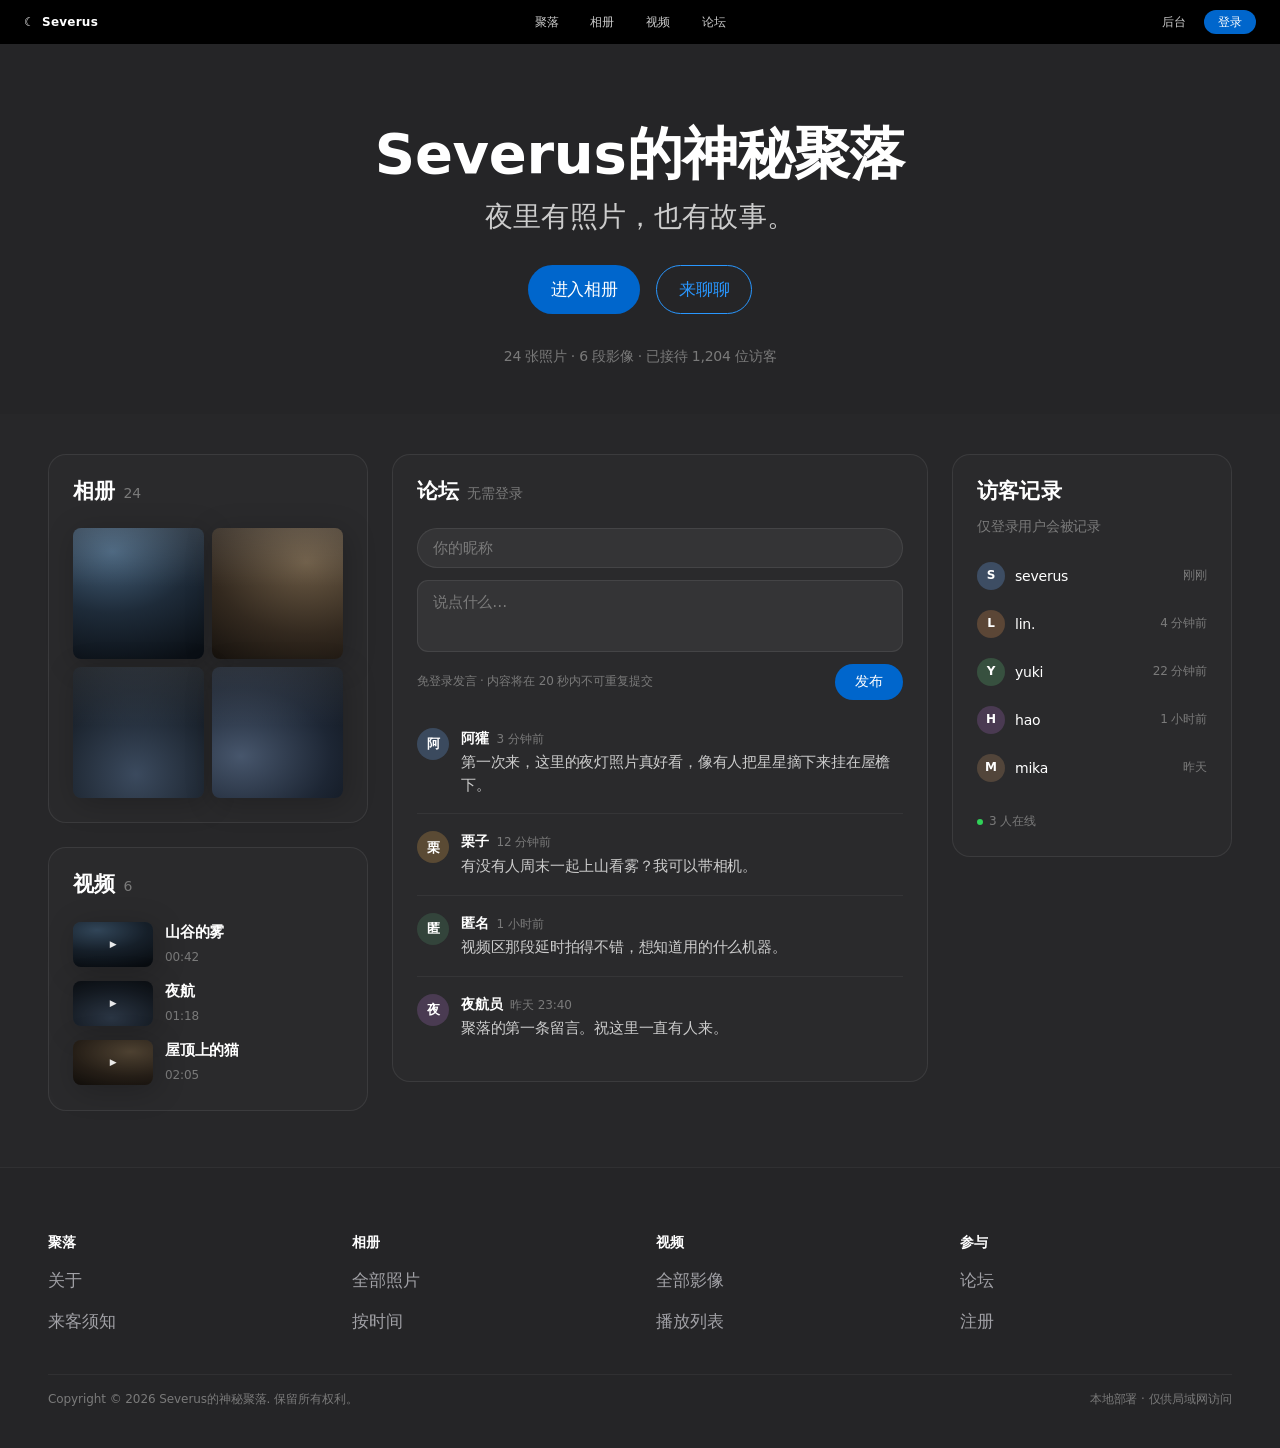
<file: design/mock-dark.html>
<!doctype html>
<html lang="zh-CN">
<head>
<meta charset="utf-8">
<meta name="viewport" content="width=device-width, initial-scale=1">
<title>Severus的神秘聚落 — 方向预览</title>
<style>
/* ============================================================
   Apple 设计规范 · 暗色变体「夜航的聚落」
   token 全部取自 awesome-design-md/design-md/apple/DESIGN.md
   ============================================================ */
:root{
  /* 交互色：暗底用 Sky Link Blue，规范指定 */
  --primary:        #0066cc;
  --primary-focus:  #0071e3;
  --primary-on-dark:#2997ff;

  /* 文字 */
  --on-dark:        #ffffff;
  --body-muted:     #cccccc;
  --muted-80:       #a1a1a6;
  --muted-48:       #7a7a7a;

  /* 表面：三档微差代替边框做分层 */
  --surface-black:  #000000;
  --tile-1:         #272729;
  --tile-2:         #2a2a2c;
  --tile-3:         #252527;

  /* 细线 */
  --hairline:       rgba(255,255,255,.08);
  --hairline-soft:  rgba(255,255,255,.05);

  /* 圆角 */
  --r-sm: 8px;  --r-md: 11px;  --r-lg: 18px;  --r-pill: 9999px;

  /* 间距 */
  --s-xxs:4px; --s-xs:8px; --s-sm:12px; --s-md:17px;
  --s-lg:24px; --s-xl:32px; --s-xxl:48px; --s-sec:80px;

  /* 全集唯一阴影：只给“搁在台面上的作品” */
  --product-shadow: rgba(0,0,0,.22) 3px 5px 30px 0;

  --font: -apple-system, "SF Pro Display", "SF Pro Text", system-ui,
          "Segoe UI Variable Display", "Segoe UI", "Microsoft YaHei",
          "PingFang SC", sans-serif;
}

*{box-sizing:border-box;margin:0;padding:0}
html{-webkit-font-smoothing:antialiased;-moz-osx-font-smoothing:grayscale}
body{
  font-family:var(--font);
  background:var(--tile-1);
  color:var(--on-dark);
  font-size:17px; line-height:1.47; letter-spacing:-.374px;
}

/* ---------------------------------------------------------- 全局导航 */
.gnav{
  height:44px;
  background:var(--surface-black);
  display:flex; align-items:center; justify-content:space-between;
  padding:0 var(--s-lg);
  font-size:12px; line-height:1; letter-spacing:-.12px; font-weight:400;
  position:sticky; top:0; z-index:100;
}
.gnav .mark{display:flex;align-items:center;gap:7px;color:#fff;letter-spacing:.02em}
.gnav .mark b{font-weight:600}
.gnav .links{display:flex;gap:32px;color:var(--body-muted)}
.gnav .links a{color:var(--body-muted);text-decoration:none;transition:color .2s}
.gnav .links a:hover{color:#fff}
.gnav .right{display:flex;align-items:center;gap:18px;color:var(--body-muted)}
.gnav .right a{color:var(--body-muted);text-decoration:none}
.gnav .right .pill{
  background:var(--primary); color:#fff; border-radius:var(--r-pill);
  padding:6px 14px; font-size:12px; letter-spacing:-.12px;
}

/* ---------------------------------------------------------- 首屏 */
.hero{
  background:var(--tile-3);
  padding:var(--s-sec) var(--s-xxl) 48px;
  text-align:center;
}
.hero h1{
  font-size:56px; font-weight:600; line-height:1.07; letter-spacing:-.28px;
  margin-bottom:var(--s-md);
}
.hero .lead{
  font-size:28px; font-weight:400; line-height:1.14; letter-spacing:.196px;
  color:var(--body-muted);
  margin-bottom:var(--s-xl);
}
.hero .cta{display:flex;gap:16px;justify-content:center;margin-bottom:var(--s-xl)}
.btn{
  display:inline-block; border-radius:var(--r-pill); padding:11px 22px;
  font-size:17px; line-height:1.47; letter-spacing:-.374px;
  text-decoration:none; cursor:pointer; border:1px solid transparent;
  transition:transform .12s ease, background .2s;
}
.btn:active{transform:scale(.95)}
.btn.solid{background:var(--primary);color:#fff}
.btn.ghost{
  background:transparent; color:var(--primary-on-dark);
  border-color:var(--primary-on-dark);
}
.hero .stats{
  font-size:14px; line-height:1.43; letter-spacing:-.224px;
  color:var(--muted-48);
}

/* ---------------------------------------------------------- 展厅三栏 */
.hall{
  display:grid;
  grid-template-columns:320px minmax(0,1fr) 280px;
  gap:var(--s-lg);
  padding:40px var(--s-xxl) 56px;
  align-items:start;
}
.col-left{display:flex;flex-direction:column;gap:var(--s-lg)}

.card{
  background:var(--tile-2);
  border:1px solid var(--hairline);
  border-radius:var(--r-lg);
  padding:var(--s-lg);
}
.card > h2{
  font-size:21px; font-weight:600; line-height:1.19; letter-spacing:.231px;
  display:flex; align-items:baseline; gap:8px;
  margin-bottom:var(--s-lg);
}
.card > h2 .count{
  font-size:14px; font-weight:400; letter-spacing:-.224px;
  color:var(--muted-48);
}
.card .sub{
  font-size:14px; line-height:1.43; letter-spacing:-.224px;
  color:var(--muted-48); margin-top:-12px; margin-bottom:var(--s-md);
}

/* 相册网格 */
.grid{display:grid;grid-template-columns:1fr 1fr;gap:var(--s-xs)}
.ph{
  aspect-ratio:1/1; border-radius:var(--r-sm);
  box-shadow:var(--product-shadow);
  position:relative; overflow:hidden;
}
.ph::after{
  content:""; position:absolute; inset:0;
  background:linear-gradient(180deg, rgba(255,255,255,.10), transparent 45%);
}
.ph.a{background:radial-gradient(120% 90% at 30% 18%, #44607a 0%, #1e2b39 52%, #0b1016 100%)}
.ph.b{background:radial-gradient(130% 100% at 72% 26%, #6b5a44 0%, #33291f 55%, #100d0a 100%)}
.ph.c{background:radial-gradient(110% 110% at 48% 82%, #3b4a5e 0%, #1a222c 58%, #080b0f 100%)}
.ph.d{background:radial-gradient(125% 95% at 22% 68%, #47566c 0%, #1d2634 55%, #090d13 100%)}

/* 视频列表 */
.vlist{list-style:none;display:flex;flex-direction:column;gap:var(--s-sm)}
.vrow{display:flex;gap:var(--s-sm);align-items:center;cursor:pointer}
.vrow .poster{
  width:80px;height:45px;flex:none;border-radius:var(--r-sm);
  box-shadow:var(--product-shadow);position:relative;overflow:hidden;
}
.vrow .poster::after{
  content:"▶"; position:absolute; inset:0;
  display:flex;align-items:center;justify-content:center;
  font-size:9px;color:rgba(255,255,255,.9);
  background:rgba(0,0,0,.28);
}
.vrow .meta{min-width:0}
.vrow .meta strong{
  display:block;font-size:15px;font-weight:600;letter-spacing:-.2px;
  white-space:nowrap;overflow:hidden;text-overflow:ellipsis;
}
.vrow .meta span{
  font-size:12px;line-height:1;letter-spacing:-.12px;color:var(--muted-48);
}

/* 论坛 */
.forum .composer{display:flex;flex-direction:column;gap:var(--s-sm);margin-bottom:var(--s-lg)}
.composer input,.composer textarea{
  font-family:var(--font); font-size:15px; color:#fff;
  background:rgba(255,255,255,.05);
  border:1px solid var(--hairline); border-radius:var(--r-md);
  padding:11px 15px; outline:none; width:100%;
}
.composer input{border-radius:var(--r-pill);height:40px}
.composer textarea{resize:none;height:72px;line-height:1.45;letter-spacing:-.2px}
.composer input::placeholder,.composer textarea::placeholder{color:var(--muted-48)}
.composer input:focus,.composer textarea:focus{border-color:var(--primary-focus)}
.composer .row{display:flex;align-items:center;justify-content:space-between}
.composer .hint{font-size:12px;letter-spacing:-.12px;color:var(--muted-48)}
.composer .send{
  background:var(--primary);color:#fff;border:0;border-radius:var(--r-pill);
  padding:9px 20px;font-family:var(--font);font-size:14px;letter-spacing:-.224px;
  cursor:pointer;transition:transform .12s;
}
.composer .send:active{transform:scale(.95)}

.posts{list-style:none;display:flex;flex-direction:column}
.post{
  display:flex;gap:12px;padding:var(--s-md) 0;
  border-top:1px solid var(--hairline-soft);
}
.post:first-child{border-top:0;padding-top:4px}
.avatar{
  width:32px;height:32px;flex:none;border-radius:var(--r-pill);
  display:flex;align-items:center;justify-content:center;
  font-size:13px;font-weight:600;color:#fff;letter-spacing:0;
}
.post .who{display:flex;align-items:baseline;gap:8px;margin-bottom:3px}
.post .who strong{font-size:14px;font-weight:600;letter-spacing:-.224px}
.post .who span{font-size:12px;letter-spacing:-.12px;color:var(--muted-48)}
.post p{font-size:15px;line-height:1.5;letter-spacing:-.2px;color:var(--body-muted)}

/* 访客记录 */
.visitors .list{list-style:none;display:flex;flex-direction:column;gap:2px}
.guest{display:flex;align-items:center;gap:10px;padding:9px 0}
.guest .avatar{width:28px;height:28px;font-size:12px}
.guest .name{
  flex:1;min-width:0;font-size:14px;font-weight:400;letter-spacing:-.224px;
  white-space:nowrap;overflow:hidden;text-overflow:ellipsis;
}
.guest .when{font-size:12px;letter-spacing:-.12px;color:var(--muted-48);flex:none}
.online{
  display:inline-flex;align-items:center;gap:6px;
  font-size:12px;letter-spacing:-.12px;color:var(--muted-48);
}
.online i{
  width:6px;height:6px;border-radius:50%;background:#30d158;display:inline-block;
}

/* ---------------------------------------------------------- 页脚 */
footer{
  background:var(--tile-3);
  padding:64px var(--s-xxl) 40px;
  border-top:1px solid var(--hairline-soft);
}
.fcols{display:grid;grid-template-columns:repeat(4,1fr);gap:var(--s-xl)}
.fcols h3{
  font-size:14px;font-weight:600;letter-spacing:-.224px;
  color:#fff;margin-bottom:var(--s-xs);
}
.fcols ul{list-style:none}
.fcols a{
  font-size:17px;line-height:2.41;letter-spacing:0;
  color:var(--muted-80);text-decoration:none;
}
.fcols a:hover{color:#fff}
.legal{
  margin-top:var(--s-xl);padding-top:var(--s-md);
  border-top:1px solid var(--hairline-soft);
  display:flex;justify-content:space-between;gap:var(--s-lg);
  font-size:12px;line-height:1.3;letter-spacing:-.08px;color:var(--muted-48);
}

@media (max-width:1080px){
  .hall{grid-template-columns:1fr;padding:var(--s-xl) var(--s-lg)}
  .hero{padding:64px var(--s-lg) 48px}
  .hero h1{font-size:40px}
  .hero .lead{font-size:24px}
  .fcols{grid-template-columns:repeat(2,1fr);gap:var(--s-lg)}
}
</style>
</head>
<body>

<nav class="gnav">
  <div class="mark"><span>☾</span><b>Severus</b></div>
  <div class="links">
    <a href="#">聚落</a><a href="#">相册</a><a href="#">视频</a><a href="#">论坛</a>
  </div>
  <div class="right">
    <a href="#">后台</a>
    <a href="#" class="pill">登录</a>
  </div>
</nav>

<header class="hero">
  <h1>Severus的神秘聚落</h1>
  <p class="lead">夜里有照片，也有故事。</p>
  <div class="cta">
    <a class="btn solid" href="#">进入相册</a>
    <a class="btn ghost" href="#">来聊聊</a>
  </div>
  <p class="stats">24 张照片 · 6 段影像 · 已接待 1,204 位访客</p>
</header>

<main class="hall">

  <!-- 左栏：相册在上，视频在下 -->
  <div class="col-left">
    <article class="card">
      <h2>相册 <span class="count">24</span></h2>
      <div class="grid">
        <div class="ph a"></div><div class="ph b"></div>
        <div class="ph c"></div><div class="ph d"></div>
      </div>
    </article>

    <article class="card">
      <h2>视频 <span class="count">6</span></h2>
      <ul class="vlist">
        <li class="vrow">
          <div class="poster ph a"></div>
          <div class="meta"><strong>山谷的雾</strong><span>00:42</span></div>
        </li>
        <li class="vrow">
          <div class="poster ph c"></div>
          <div class="meta"><strong>夜航</strong><span>01:18</span></div>
        </li>
        <li class="vrow">
          <div class="poster ph b"></div>
          <div class="meta"><strong>屋顶上的猫</strong><span>02:05</span></div>
        </li>
      </ul>
    </article>
  </div>

  <!-- 中栏：论坛 -->
  <article class="card forum">
    <h2>论坛 <span class="count">无需登录</span></h2>
    <div class="composer">
      <input type="text" placeholder="你的昵称">
      <textarea placeholder="说点什么…"></textarea>
      <div class="row">
        <span class="hint">免登录发言 · 内容将在 20 秒内不可重复提交</span>
        <button class="send">发布</button>
      </div>
    </div>
    <ul class="posts">
      <li class="post">
        <div class="avatar" style="background:#3b4a5e">阿</div>
        <div>
          <div class="who"><strong>阿獾</strong><span>3 分钟前</span></div>
          <p>第一次来，这里的夜灯照片真好看，像有人把星星摘下来挂在屋檐下。</p>
        </div>
      </li>
      <li class="post">
        <div class="avatar" style="background:#5a4a34">栗</div>
        <div>
          <div class="who"><strong>栗子</strong><span>12 分钟前</span></div>
          <p>有没有人周末一起上山看雾？我可以带相机。</p>
        </div>
      </li>
      <li class="post">
        <div class="avatar" style="background:#33443b">匿</div>
        <div>
          <div class="who"><strong>匿名</strong><span>1 小时前</span></div>
          <p>视频区那段延时拍得不错，想知道用的什么机器。</p>
        </div>
      </li>
      <li class="post">
        <div class="avatar" style="background:#4a3b52">夜</div>
        <div>
          <div class="who"><strong>夜航员</strong><span>昨天 23:40</span></div>
          <p>聚落的第一条留言。祝这里一直有人来。</p>
        </div>
      </li>
    </ul>
  </article>

  <!-- 右栏：访客记录 -->
  <aside class="card visitors">
    <h2>访客记录</h2>
    <p class="sub">仅登录用户会被记录</p>
    <ul class="list">
      <li class="guest">
        <div class="avatar" style="background:#3d4d63">S</div>
        <span class="name">severus</span><span class="when">刚刚</span>
      </li>
      <li class="guest">
        <div class="avatar" style="background:#5b4636">L</div>
        <span class="name">lin.</span><span class="when">4 分钟前</span>
      </li>
      <li class="guest">
        <div class="avatar" style="background:#37503f">Y</div>
        <span class="name">yuki</span><span class="when">22 分钟前</span>
      </li>
      <li class="guest">
        <div class="avatar" style="background:#4a3a52">H</div>
        <span class="name">hao</span><span class="when">1 小时前</span>
      </li>
      <li class="guest">
        <div class="avatar" style="background:#52453a">M</div>
        <span class="name">mika</span><span class="when">昨天</span>
      </li>
    </ul>
    <p style="margin-top:16px">
      <span class="online"><i></i>3 人在线</span>
    </p>
  </aside>

</main>

<footer>
  <div class="fcols">
    <div><h3>聚落</h3><ul><li><a href="#">关于</a></li><li><a href="#">来客须知</a></li></ul></div>
    <div><h3>相册</h3><ul><li><a href="#">全部照片</a></li><li><a href="#">按时间</a></li></ul></div>
    <div><h3>视频</h3><ul><li><a href="#">全部影像</a></li><li><a href="#">播放列表</a></li></ul></div>
    <div><h3>参与</h3><ul><li><a href="#">论坛</a></li><li><a href="#">注册</a></li></ul></div>
  </div>
  <div class="legal">
    <span>Copyright © 2026 Severus的神秘聚落. 保留所有权利。</span>
    <span>本地部署 · 仅供局域网访问</span>
  </div>
</footer>

</body>
</html>
</file>
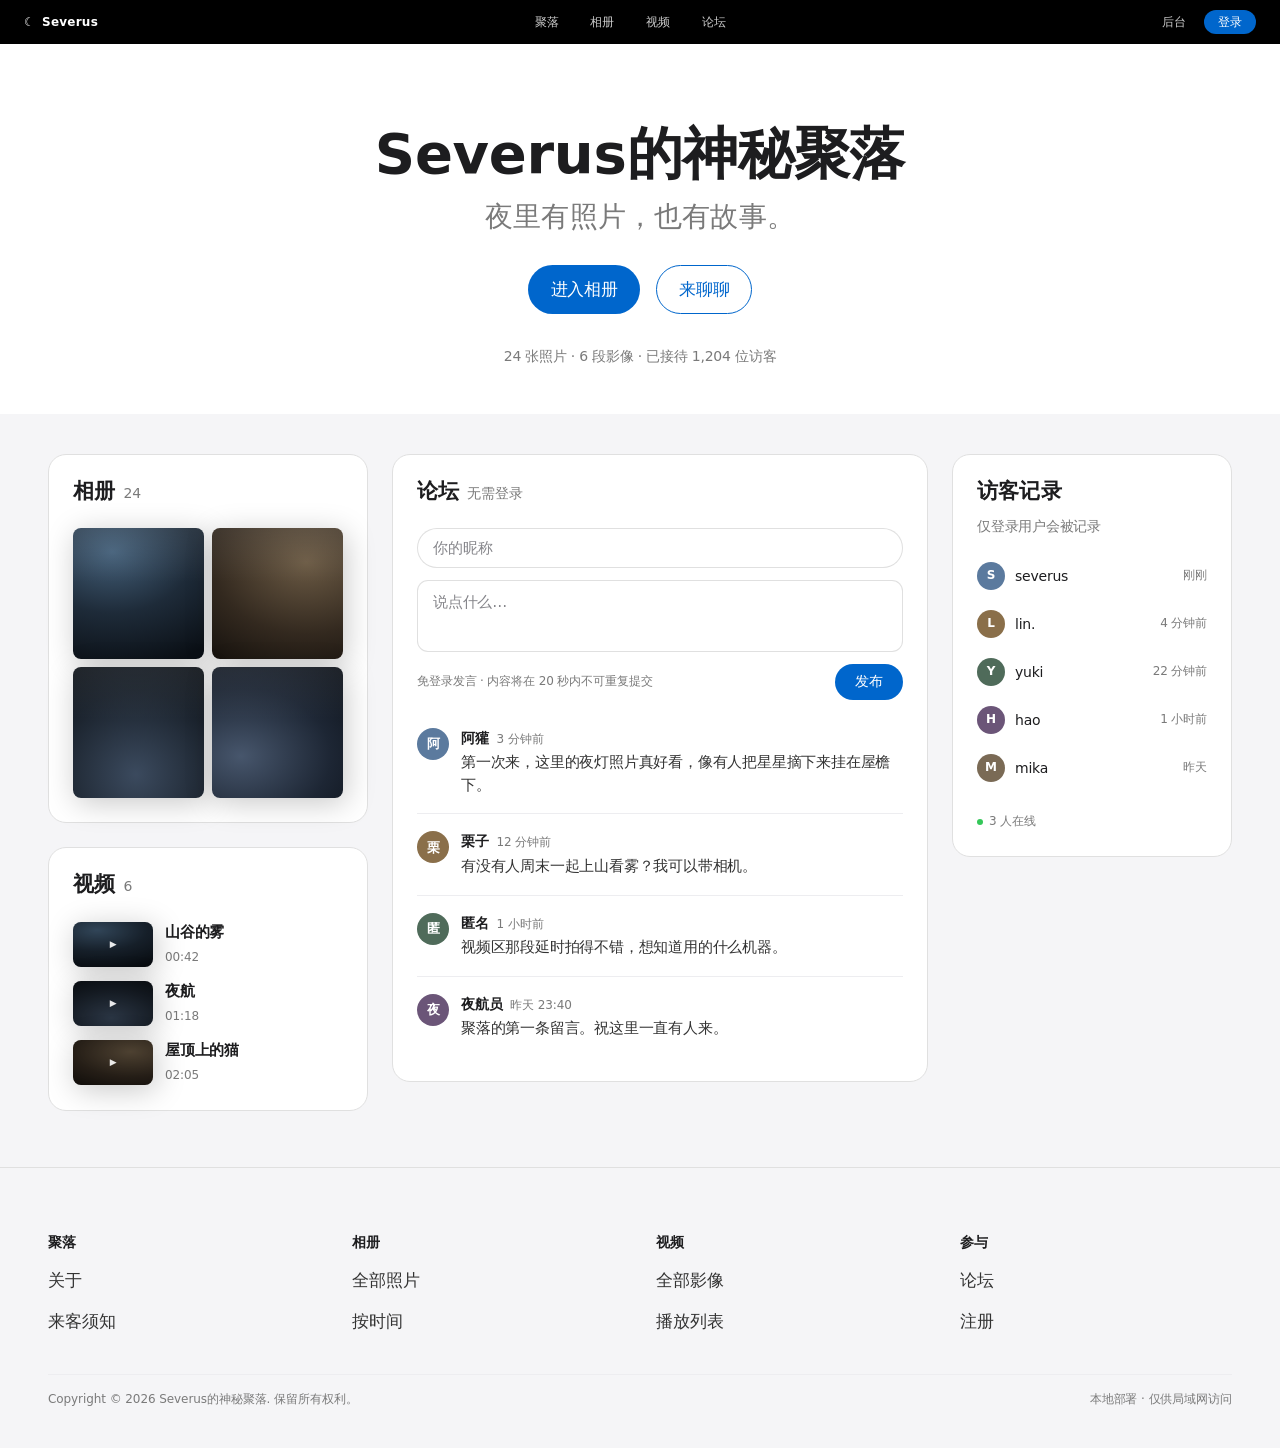
<file: design/mock-light.html>
<!doctype html>
<html lang="zh-CN">
<head>
<meta charset="utf-8">
<meta name="viewport" content="width=device-width, initial-scale=1">
<title>Severus的神秘聚落 — 浅色方向</title>
<style>
/* ============================================================
   Apple 设计规范 · 浅色版「白墙画廊」
   token 全部取自 awesome-design-md/design-md/apple/DESIGN.md
   ============================================================ */
:root{
  --primary:        #0066cc;   /* Action Blue，亮底专用 */
  --primary-focus:  #0071e3;

  --ink:            #1d1d1f;
  --ink-80:         #333333;
  --ink-48:         #7a7a7a;
  --placeholder:    #86868b;

  --canvas:         #ffffff;
  --parchment:      #f5f5f7;
  --hairline:       #e0e0e0;
  --hairline-soft:  #ededf0;
  --on-dark:        #ffffff;
  --body-muted:     #cccccc;

  --r-sm: 8px;  --r-md: 11px;  --r-lg: 18px;  --r-pill: 9999px;

  --s-xxs:4px; --s-xs:8px; --s-sm:12px; --s-md:17px;
  --s-lg:24px; --s-xl:32px; --s-xxl:48px; --s-sec:80px;

  --product-shadow: rgba(0,0,0,.22) 3px 5px 30px 0;

  --font: -apple-system, "SF Pro Display", "SF Pro Text", system-ui,
          "Segoe UI Variable Display", "Segoe UI", "Microsoft YaHei",
          "PingFang SC", sans-serif;
}

*{box-sizing:border-box;margin:0;padding:0}
html{-webkit-font-smoothing:antialiased;-moz-osx-font-smoothing:grayscale}
body{
  font-family:var(--font);
  background:var(--parchment);
  color:var(--ink);
  font-size:17px; line-height:1.47; letter-spacing:-.374px;
}

/* ---------------------------------------------------------- 全局导航（黑白底不变） */
.gnav{
  height:44px;
  background:#000;
  display:flex; align-items:center; justify-content:space-between;
  padding:0 var(--s-lg);
  font-size:12px; line-height:1; letter-spacing:-.12px; font-weight:400;
  position:sticky; top:0; z-index:100;
}
.gnav .mark{display:flex;align-items:center;gap:7px;color:#fff;letter-spacing:.02em}
.gnav .mark b{font-weight:600}
.gnav .links{display:flex;gap:32px}
.gnav .links a{color:var(--body-muted);text-decoration:none;transition:color .2s}
.gnav .links a:hover{color:#fff}
.gnav .right{display:flex;align-items:center;gap:18px}
.gnav .right a{color:var(--body-muted);text-decoration:none}
.gnav .right .pill{
  background:var(--primary); color:#fff; border-radius:var(--r-pill);
  padding:6px 14px;
}

/* ---------------------------------------------------------- 首屏 */
.hero{
  background:var(--canvas);
  padding:var(--s-sec) var(--s-xxl) 48px;
  text-align:center;
}
.hero h1{
  font-size:56px; font-weight:600; line-height:1.07; letter-spacing:-.28px;
  margin-bottom:var(--s-md);
}
.hero .lead{
  font-size:28px; font-weight:400; line-height:1.14; letter-spacing:.196px;
  color:var(--ink-48);
  margin-bottom:var(--s-xl);
}
.hero .cta{display:flex;gap:16px;justify-content:center;margin-bottom:var(--s-xl)}
.btn{
  display:inline-block; border-radius:var(--r-pill); padding:11px 22px;
  font-size:17px; line-height:1.47; letter-spacing:-.374px;
  text-decoration:none; cursor:pointer; border:1px solid transparent;
  transition:transform .12s ease, background .2s;
}
.btn:active{transform:scale(.95)}
.btn.solid{background:var(--primary);color:#fff}
.btn.ghost{background:transparent;color:var(--primary);border-color:var(--primary)}
.hero .stats{
  font-size:14px; line-height:1.43; letter-spacing:-.224px;
  color:var(--ink-48);
}

/* ---------------------------------------------------------- 展厅三栏 */
.hall{
  display:grid;
  grid-template-columns:320px minmax(0,1fr) 280px;
  gap:var(--s-lg);
  padding:40px var(--s-xxl) 56px;
  align-items:start;
}
.col-left{display:flex;flex-direction:column;gap:var(--s-lg)}

.card{
  background:var(--canvas);
  border:1px solid var(--hairline);
  border-radius:var(--r-lg);
  padding:var(--s-lg);
}
.card > h2{
  font-size:21px; font-weight:600; line-height:1.19; letter-spacing:.231px;
  display:flex; align-items:baseline; gap:8px;
  margin-bottom:var(--s-lg);
}
.card > h2 .count{
  font-size:14px; font-weight:400; letter-spacing:-.224px;
  color:var(--ink-48);
}
.card .sub{
  font-size:14px; line-height:1.43; letter-spacing:-.224px;
  color:var(--ink-48); margin-top:-12px; margin-bottom:var(--s-md);
}

/* 相册网格 —— 深色照片挂在白墙上，就是这套设计的主角 */
.grid{display:grid;grid-template-columns:1fr 1fr;gap:var(--s-xs)}
.ph{
  aspect-ratio:1/1; border-radius:var(--r-sm);
  box-shadow:var(--product-shadow);
  position:relative; overflow:hidden;
}
.ph::after{
  content:""; position:absolute; inset:0;
  background:linear-gradient(180deg, rgba(255,255,255,.08), transparent 42%);
}
.ph.a{background:radial-gradient(120% 90% at 30% 18%, #44607a 0%, #1e2b39 52%, #0b1016 100%)}
.ph.b{background:radial-gradient(130% 100% at 72% 26%, #6b5a44 0%, #33291f 55%, #100d0a 100%)}
.ph.c{background:radial-gradient(110% 110% at 48% 82%, #3b4a5e 0%, #1a222c 58%, #080b0f 100%)}
.ph.d{background:radial-gradient(125% 95% at 22% 68%, #47566c 0%, #1d2634 55%, #090d13 100%)}

/* 视频列表 */
.vlist{list-style:none;display:flex;flex-direction:column;gap:var(--s-sm)}
.vrow{display:flex;gap:var(--s-sm);align-items:center;cursor:pointer}
.vrow .poster{
  width:80px;height:45px;flex:none;border-radius:var(--r-sm);
  box-shadow:var(--product-shadow);position:relative;overflow:hidden;
}
.vrow .poster::after{
  content:"▶"; position:absolute; inset:0;
  display:flex;align-items:center;justify-content:center;
  font-size:9px;color:rgba(255,255,255,.9);
  background:rgba(0,0,0,.28);
}
.vrow .meta{min-width:0}
.vrow .meta strong{
  display:block;font-size:15px;font-weight:600;letter-spacing:-.2px;
  color:var(--ink);
  white-space:nowrap;overflow:hidden;text-overflow:ellipsis;
}
.vrow .meta span{
  font-size:12px;line-height:1;letter-spacing:-.12px;color:var(--ink-48);
}

/* 论坛 */
.forum .composer{display:flex;flex-direction:column;gap:var(--s-sm);margin-bottom:var(--s-lg)}
.composer input,.composer textarea{
  font-family:var(--font); font-size:15px; color:var(--ink);
  background:var(--canvas);
  border:1px solid rgba(0,0,0,.12); border-radius:var(--r-md);
  padding:11px 15px; outline:none; width:100%;
}
.composer input{border-radius:var(--r-pill);height:40px}
.composer textarea{resize:none;height:72px;line-height:1.45;letter-spacing:-.2px}
.composer input::placeholder,.composer textarea::placeholder{color:var(--placeholder)}
.composer input:focus,.composer textarea:focus{border-color:var(--primary-focus)}
.composer .row{display:flex;align-items:center;justify-content:space-between}
.composer .hint{font-size:12px;letter-spacing:-.12px;color:var(--ink-48)}
.composer .send{
  background:var(--primary);color:#fff;border:0;border-radius:var(--r-pill);
  padding:9px 20px;font-family:var(--font);font-size:14px;letter-spacing:-.224px;
  cursor:pointer;transition:transform .12s;
}
.composer .send:active{transform:scale(.95)}

.posts{list-style:none;display:flex;flex-direction:column}
.post{
  display:flex;gap:12px;padding:var(--s-md) 0;
  border-top:1px solid var(--hairline-soft);
}
.post:first-child{border-top:0;padding-top:4px}
.avatar{
  width:32px;height:32px;flex:none;border-radius:var(--r-pill);
  display:flex;align-items:center;justify-content:center;
  font-size:13px;font-weight:600;color:#fff;letter-spacing:0;
}
.post .who{display:flex;align-items:baseline;gap:8px;margin-bottom:3px}
.post .who strong{font-size:14px;font-weight:600;letter-spacing:-.224px;color:var(--ink)}
.post .who span{font-size:12px;letter-spacing:-.12px;color:var(--ink-48)}
.post p{font-size:15px;line-height:1.5;letter-spacing:-.2px;color:var(--ink-80)}

/* 访客记录 */
.visitors .list{list-style:none;display:flex;flex-direction:column;gap:2px}
.guest{display:flex;align-items:center;gap:10px;padding:9px 0}
.guest .avatar{width:28px;height:28px;font-size:12px}
.guest .name{
  flex:1;min-width:0;font-size:14px;font-weight:400;letter-spacing:-.224px;
  color:var(--ink);
  white-space:nowrap;overflow:hidden;text-overflow:ellipsis;
}
.guest .when{font-size:12px;letter-spacing:-.12px;color:var(--ink-48);flex:none}
.online{
  display:inline-flex;align-items:center;gap:6px;
  font-size:12px;letter-spacing:-.12px;color:var(--ink-48);
}
.online i{
  width:6px;height:6px;border-radius:50%;background:#34c759;display:inline-block;
}

/* ---------------------------------------------------------- 页脚 */
footer{
  background:var(--parchment);
  padding:64px var(--s-xxl) 40px;
  border-top:1px solid var(--hairline);
}
.fcols{display:grid;grid-template-columns:repeat(4,1fr);gap:var(--s-xl)}
.fcols h3{
  font-size:14px;font-weight:600;letter-spacing:-.224px;
  color:var(--ink);margin-bottom:var(--s-xs);
}
.fcols ul{list-style:none}
.fcols a{
  font-size:17px;line-height:2.41;letter-spacing:0;
  color:var(--ink-80);text-decoration:none;
}
.fcols a:hover{color:var(--primary)}
.legal{
  margin-top:var(--s-xl);padding-top:var(--s-md);
  border-top:1px solid var(--hairline-soft);
  display:flex;justify-content:space-between;gap:var(--s-lg);
  font-size:12px;line-height:1.3;letter-spacing:-.08px;color:var(--ink-48);
}

@media (max-width:1080px){
  .hall{grid-template-columns:1fr;padding:var(--s-xl) var(--s-lg)}
  .hero{padding:64px var(--s-lg) 48px}
  .hero h1{font-size:40px}
  .hero .lead{font-size:24px}
  .fcols{grid-template-columns:repeat(2,1fr);gap:var(--s-lg)}
}
</style>
</head>
<body>

<nav class="gnav">
  <div class="mark"><span>☾</span><b>Severus</b></div>
  <div class="links">
    <a href="#">聚落</a><a href="#">相册</a><a href="#">视频</a><a href="#">论坛</a>
  </div>
  <div class="right">
    <a href="#">后台</a>
    <a href="#" class="pill">登录</a>
  </div>
</nav>

<header class="hero">
  <h1>Severus的神秘聚落</h1>
  <p class="lead">夜里有照片，也有故事。</p>
  <div class="cta">
    <a class="btn solid" href="#">进入相册</a>
    <a class="btn ghost" href="#">来聊聊</a>
  </div>
  <p class="stats">24 张照片 · 6 段影像 · 已接待 1,204 位访客</p>
</header>

<main class="hall">

  <div class="col-left">
    <article class="card">
      <h2>相册 <span class="count">24</span></h2>
      <div class="grid">
        <div class="ph a"></div><div class="ph b"></div>
        <div class="ph c"></div><div class="ph d"></div>
      </div>
    </article>

    <article class="card">
      <h2>视频 <span class="count">6</span></h2>
      <ul class="vlist">
        <li class="vrow">
          <div class="poster ph a"></div>
          <div class="meta"><strong>山谷的雾</strong><span>00:42</span></div>
        </li>
        <li class="vrow">
          <div class="poster ph c"></div>
          <div class="meta"><strong>夜航</strong><span>01:18</span></div>
        </li>
        <li class="vrow">
          <div class="poster ph b"></div>
          <div class="meta"><strong>屋顶上的猫</strong><span>02:05</span></div>
        </li>
      </ul>
    </article>
  </div>

  <article class="card forum">
    <h2>论坛 <span class="count">无需登录</span></h2>
    <div class="composer">
      <input type="text" placeholder="你的昵称">
      <textarea placeholder="说点什么…"></textarea>
      <div class="row">
        <span class="hint">免登录发言 · 内容将在 20 秒内不可重复提交</span>
        <button class="send">发布</button>
      </div>
    </div>
    <ul class="posts">
      <li class="post">
        <div class="avatar" style="background:#5b7a9e">阿</div>
        <div>
          <div class="who"><strong>阿獾</strong><span>3 分钟前</span></div>
          <p>第一次来，这里的夜灯照片真好看，像有人把星星摘下来挂在屋檐下。</p>
        </div>
      </li>
      <li class="post">
        <div class="avatar" style="background:#8a6f4a">栗</div>
        <div>
          <div class="who"><strong>栗子</strong><span>12 分钟前</span></div>
          <p>有没有人周末一起上山看雾？我可以带相机。</p>
        </div>
      </li>
      <li class="post">
        <div class="avatar" style="background:#4f6b5a">匿</div>
        <div>
          <div class="who"><strong>匿名</strong><span>1 小时前</span></div>
          <p>视频区那段延时拍得不错，想知道用的什么机器。</p>
        </div>
      </li>
      <li class="post">
        <div class="avatar" style="background:#6b5578">夜</div>
        <div>
          <div class="who"><strong>夜航员</strong><span>昨天 23:40</span></div>
          <p>聚落的第一条留言。祝这里一直有人来。</p>
        </div>
      </li>
    </ul>
  </article>

  <aside class="card visitors">
    <h2>访客记录</h2>
    <p class="sub">仅登录用户会被记录</p>
    <ul class="list">
      <li class="guest">
        <div class="avatar" style="background:#5b7a9e">S</div>
        <span class="name">severus</span><span class="when">刚刚</span>
      </li>
      <li class="guest">
        <div class="avatar" style="background:#8a6f4a">L</div>
        <span class="name">lin.</span><span class="when">4 分钟前</span>
      </li>
      <li class="guest">
        <div class="avatar" style="background:#4f6b5a">Y</div>
        <span class="name">yuki</span><span class="when">22 分钟前</span>
      </li>
      <li class="guest">
        <div class="avatar" style="background:#6b5578">H</div>
        <span class="name">hao</span><span class="when">1 小时前</span>
      </li>
      <li class="guest">
        <div class="avatar" style="background:#7a6a55">M</div>
        <span class="name">mika</span><span class="when">昨天</span>
      </li>
    </ul>
    <p style="margin-top:16px">
      <span class="online"><i></i>3 人在线</span>
    </p>
  </aside>

</main>

<footer>
  <div class="fcols">
    <div><h3>聚落</h3><ul><li><a href="#">关于</a></li><li><a href="#">来客须知</a></li></ul></div>
    <div><h3>相册</h3><ul><li><a href="#">全部照片</a></li><li><a href="#">按时间</a></li></ul></div>
    <div><h3>视频</h3><ul><li><a href="#">全部影像</a></li><li><a href="#">播放列表</a></li></ul></div>
    <div><h3>参与</h3><ul><li><a href="#">论坛</a></li><li><a href="#">注册</a></li></ul></div>
  </div>
  <div class="legal">
    <span>Copyright © 2026 Severus的神秘聚落. 保留所有权利。</span>
    <span>本地部署 · 仅供局域网访问</span>
  </div>
</footer>

</body>
</html>
</file>
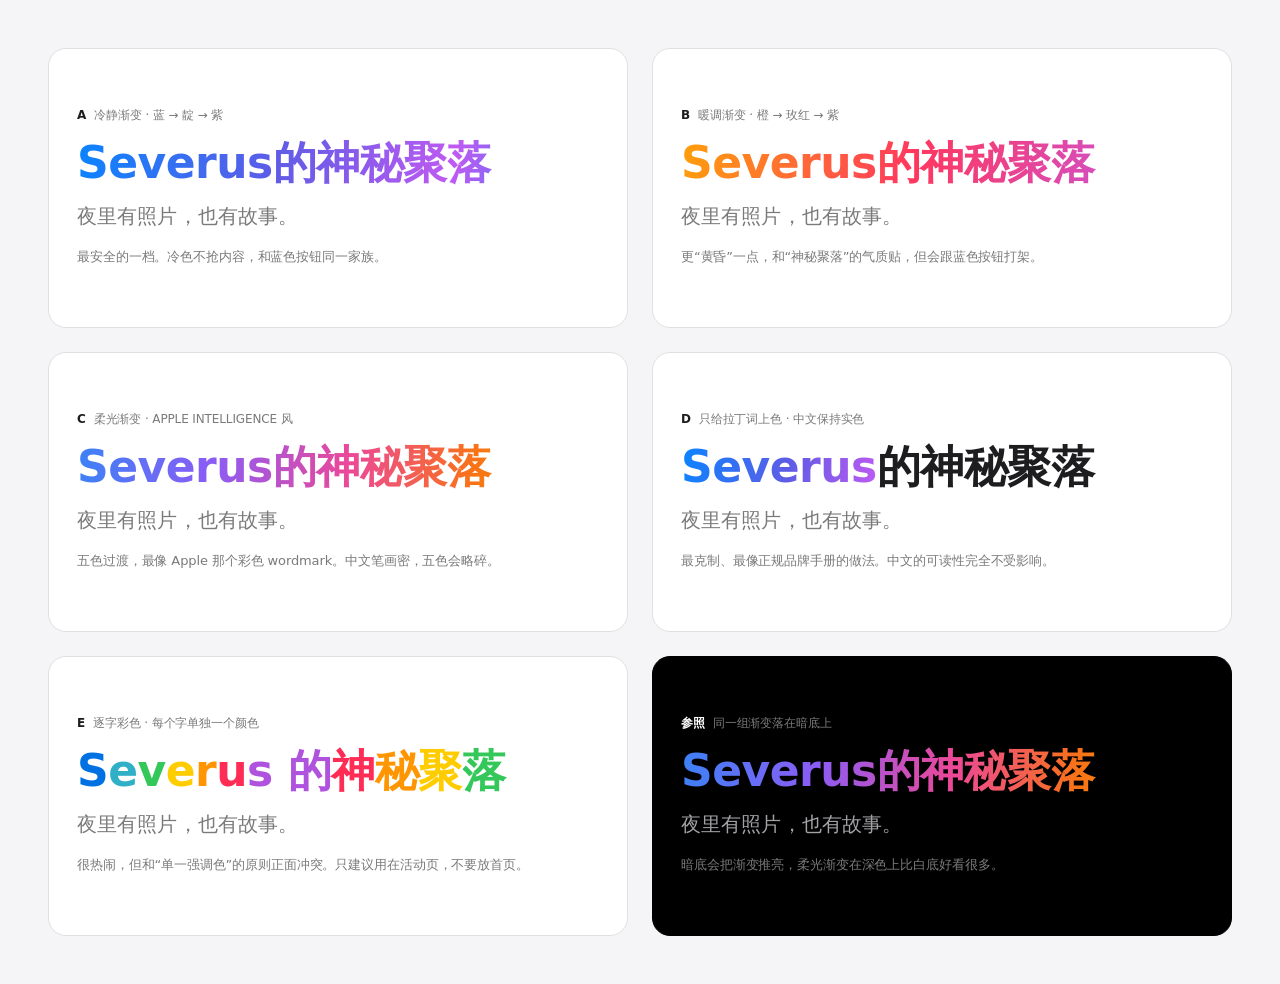
<file: design/mock-type.html>
<!doctype html>
<html lang="zh-CN">
<head>
<meta charset="utf-8">
<title>标题渐变 · 四种方案</title>
<style>
:root{
  --ink:#1d1d1f; --ink-48:#7a7a7a;
  --canvas:#ffffff; --parchment:#f5f5f7; --hairline:#e0e0e0;
  --font:-apple-system,"SF Pro Display","SF Pro Text",system-ui,
         "Segoe UI Variable Display","Segoe UI","Microsoft YaHei",
         "PingFang SC",sans-serif;
}
*{box-sizing:border-box;margin:0;padding:0}
html{-webkit-font-smoothing:antialiased}
body{
  font-family:var(--font); background:var(--parchment); color:var(--ink);
  padding:48px; font-size:17px; line-height:1.47; letter-spacing:-.374px;
}
.grid{display:grid;grid-template-columns:1fr 1fr;gap:24px;max-width:1440px;margin:0 auto}
.panel{
  background:var(--canvas); border:1px solid var(--hairline);
  border-radius:18px; padding:32px 28px; min-height:280px;
  display:flex; flex-direction:column; justify-content:center;
}
.tag{
  font-size:12px; line-height:1; letter-spacing:-.12px;
  color:var(--ink-48); text-transform:uppercase;
  margin-bottom:18px; display:flex; align-items:center; gap:8px;
}
.tag b{font-weight:600;color:var(--ink)}
h1{
  font-size:44px; font-weight:600; line-height:1.1; letter-spacing:-.5px;
  margin-bottom:14px;
}
.sub{font-size:20px; font-weight:400; letter-spacing:.1px; color:var(--ink-48)}
.note{font-size:13px;line-height:1.5;letter-spacing:-.1px;color:var(--ink-48);margin-top:16px}

/* ---------- A 冷静渐变 ---------- */
.grad-a{
  background-image:linear-gradient(100deg,#0a84ff 0%,#5e5ce6 38%,#bf5af2 72%,#0a84ff 100%);
  -webkit-background-clip:text; background-clip:text;
  color:transparent; -webkit-text-fill-color:transparent;
}
/* ---------- B 暖调渐变 ---------- */
.grad-b{
  background-image:linear-gradient(100deg,#ff9f0a 0%,#ff375f 45%,#bf5af2 100%);
  -webkit-background-clip:text; background-clip:text;
  color:transparent; -webkit-text-fill-color:transparent;
}
/* ---------- C 柔光渐变（Apple Intelligence 风） ---------- */
.grad-c{
  background-image:linear-gradient(95deg,#3b82f6 0%,#8b5cf6 26%,#ec4899 52%,#f97316 76%,#eab308 100%);
  -webkit-background-clip:text; background-clip:text;
  color:transparent; -webkit-text-fill-color:transparent;
}
/* ---------- D 只给拉丁词上色 ---------- */
.grad-d{
  background-image:linear-gradient(100deg,#0a84ff 0%,#5e5ce6 55%,#bf5af2 100%);
  -webkit-background-clip:text; background-clip:text;
  color:transparent; -webkit-text-fill-color:transparent;
}
.solid{color:var(--ink)}

/* ---------- E 逐字彩色 ---------- */
.w span:nth-child(1){color:#0071e3}
.w span:nth-child(2){color:#30b0c7}
.w span:nth-child(3){color:#34c759}
.w span:nth-child(4){color:#ffcc00}
.w span:nth-child(5){color:#ff9500}
.w span:nth-child(6){color:#ff2d55}
.w span:nth-child(7){color:#af52de}
</style>
</head>
<body>
<div class="grid">

  <div class="panel">
    <div class="tag"><b>A</b> 冷静渐变 · 蓝 → 靛 → 紫</div>
    <h1 class="grad-a">Severus的神秘聚落</h1>
    <p class="sub">夜里有照片，也有故事。</p>
    <p class="note">最安全的一档。冷色不抢内容，和蓝色按钮同一家族。</p>
  </div>

  <div class="panel">
    <div class="tag"><b>B</b> 暖调渐变 · 橙 → 玫红 → 紫</div>
    <h1 class="grad-b">Severus的神秘聚落</h1>
    <p class="sub">夜里有照片，也有故事。</p>
    <p class="note">更“黄昏”一点，和“神秘聚落”的气质贴，但会跟蓝色按钮打架。</p>
  </div>

  <div class="panel">
    <div class="tag"><b>C</b> 柔光渐变 · Apple Intelligence 风</div>
    <h1 class="grad-c">Severus的神秘聚落</h1>
    <p class="sub">夜里有照片，也有故事。</p>
    <p class="note">五色过渡，最像 Apple 那个彩色 wordmark。中文笔画密，五色会略碎。</p>
  </div>

  <div class="panel">
    <div class="tag"><b>D</b> 只给拉丁词上色 · 中文保持实色</div>
    <h1><span class="grad-d">Severus</span><span class="solid">的神秘聚落</span></h1>
    <p class="sub">夜里有照片，也有故事。</p>
    <p class="note">最克制、最像正规品牌手册的做法。中文的可读性完全不受影响。</p>
  </div>

  <div class="panel">
    <div class="tag"><b>E</b> 逐字彩色 · 每个字单独一个颜色</div>
    <h1 class="w">
      <span>S</span><span>e</span><span>v</span><span>e</span><span>r</span><span>u</span><span>s</span>
      <span style="color:#af52de">的</span><span style="color:#ff2d55">神</span><span style="color:#ff9500">秘</span><span style="color:#ffcc00">聚</span><span style="color:#34c759">落</span>
    </h1>
    <p class="sub">夜里有照片，也有故事。</p>
    <p class="note">很热闹，但和“单一强调色”的原则正面冲突。只建议用在活动页，不要放首页。</p>
  </div>

  <div class="panel" style="background:#000;border-color:#000">
    <div class="tag" style="color:#7a7a7a"><b style="color:#fff">参照</b> 同一组渐变落在暗底上</div>
    <h1 class="grad-c">Severus的神秘聚落</h1>
    <p class="sub" style="color:#a1a1a6">夜里有照片，也有故事。</p>
    <p class="note" style="color:#7a7a7a">暗底会把渐变推亮，柔光渐变在深色上比白底好看很多。</p>
  </div>

</div>
</body>
</html>
</file>
